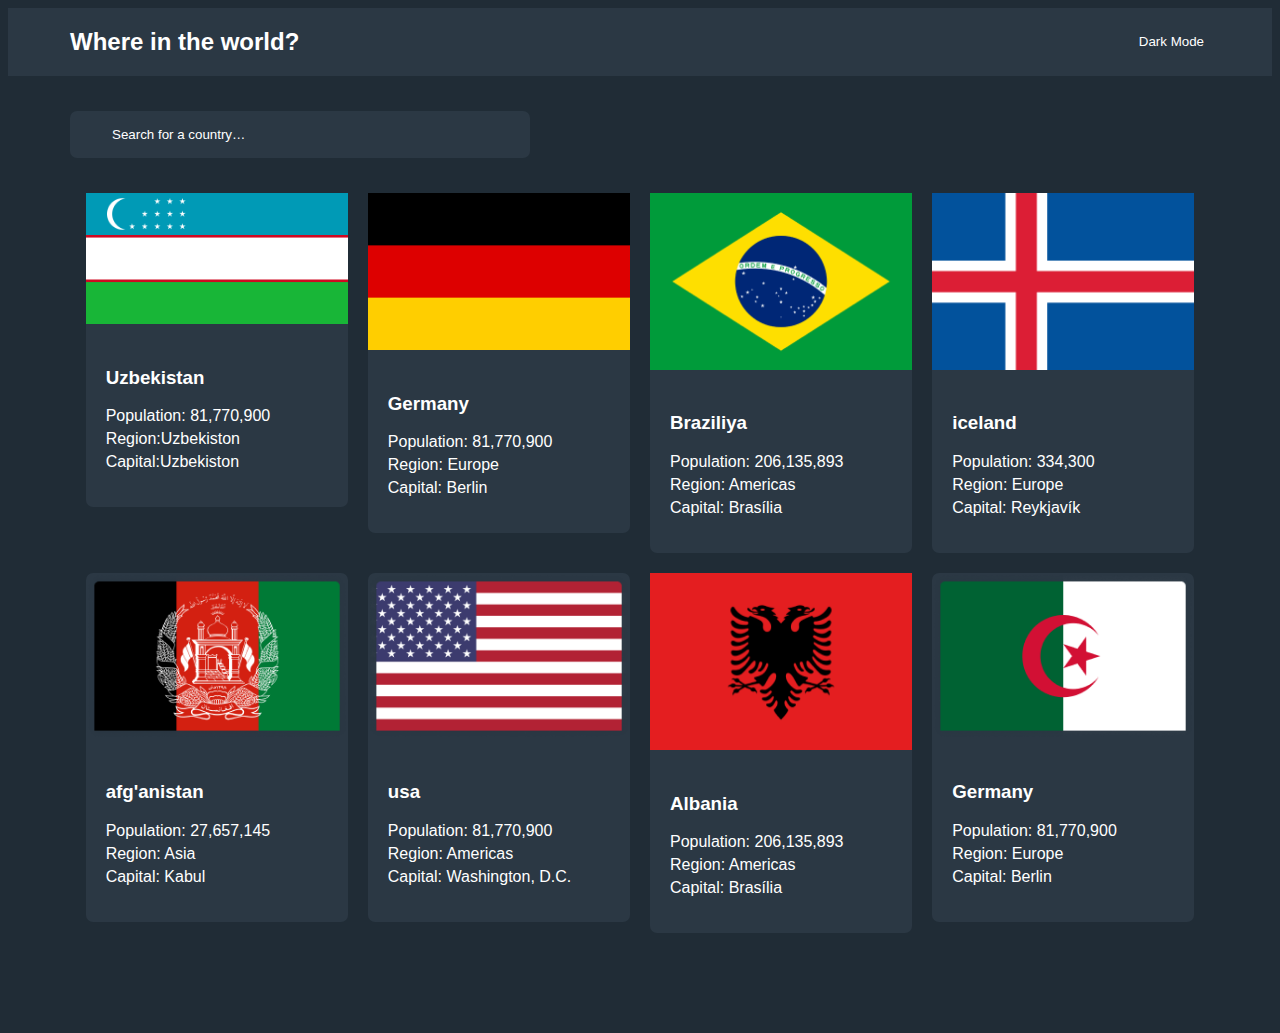
<file: index.html>
<!DOCTYPE html>
<html lang="en">

<head>
    <meta charset="UTF-8">
    <meta name="viewport" content="width=device-width, initial-scale=1.0">
    <!-- Font awesome -->
    <link rel="stylesheet" href="https://cdnjs.cloudflare.com/ajax/libs/font-awesome/6.5.2/css/all.min.css"
        integrity="sha512-SnH5WK+bZxgPHs44uWIX+LLJAJ9/2PkPKZ5QiAj6Ta86w+fsb2TkcmfRyVX3pBnMFcV7oQPJkl9QevSCWr3W6A=="
        crossorigin="anonymous" referrerpolicy="no-referrer" />
    <link rel="stylesheet" href="style.css">
    <title>Countries</title>
</head>

<body>
    <!-- Header -->
    <header>
        <div class="container">
            <h2>Where in the world?</h2>
            <button><i class="fa-solid fa-moon"></i> Dark Mode</button>
        </div>
    </header>

    <!-- Main -->
    <main>
        <div class="container">
            <form>
                <i class="fa-solid fa-magnifying-glass"></i>
                <input type="text" placeholder="Search for a country…">
            </form>

            <div class="countries">
                <a href="./countries/uzbekistan.html">
                    <div class="country">
                        <img src="./images/Uzbekistan.png" alt="germany">
                        <div>
                            <h3>Uzbekistan</h3>
                            <ul>
                                <li>Population: 81,770,900</li>
                                <li>Region:Uzbekiston </li>
                                <li>Capital:Uzbekiston</li>
                            </ul>
                        </div>
                    </div>
                </a>

                <a href="./countries/germaniya.html">
                    <div class="country">
                        <img src="./images/germany.png" alt="germany">
                        <div>
                            <h3>Germany</h3>
                            <ul>
                                <li>Population: 81,770,900</li>
                                <li>Region: Europe</li>
                                <li>Capital: Berlin</li>
                            </ul>
                        </div>
                    </div>
                </a>

                <a href="./countries/braziliya.html">
                    <div class="country">
                        <img src="./images/braziliya.png" alt="braziliya">
                        <div>
                            <h3>Braziliya</h3>
                            <ul>
                                <li>Population: 206,135,893</li>
                                <li>Region: Americas</li>
                                <li>Capital: Brasília</li>
                            </ul>
                        </div>
                    </div>
                </a>

                <a href="./countries/iceland.html">
                    <div class="country">
                        <img src="./images/iceland.png" alt="germany">
                        <div>
                            <h3>iceland</h3>
                            <ul>
                                <li>Population: 334,300</li>
                                <li>Region: Europe</li>
                                <li>Capital: Reykjavík</li>
                            </ul>
                        </div>
                    </div>
                </a>


                <a href="./countries/afg'anistan.html">
                    <div class="country">
                        <img src="./images/afg'anistan.png" alt="germany">
                        <div>
                            <h3>afg'anistan</h3>
                            <ul>
                                <li>Population: 27,657,145</li>
                                <li>Region: Asia</li>
                                <li>Capital: Kabul</li>
                            </ul>
                        </div>
                    </div>
                </a>

                <a href="./countries/usa.html">
                    <div class="country">
                        <img src="./images/usa.png" alt="germany">
                        <div>
                            <h3>usa</h3>
                            <ul>
                                <li>Population: 81,770,900</li>
                                <li>Region: Americas</li>
                                <li>Capital: Washington, D.C.</li>
                            </ul>
                        </div>
                    </div>
                </a>

                <a href="./countries/Albania.html">
                    <div class="country">
                        <img src="./images/Albania.png" alt="germany">
                        <div>
                            <h3>Albania</h3>
                            <ul>
                                <li>Population: 206,135,893</li>
                                <li>Region: Americas</li>
                                <li>Capital: Brasília</li>
                            </ul>
                        </div>
                    </div>
                </a>

                <a href="./countries/algeria.html">
                    <div class="country">
                        <img src="./images/algeria.png" alt="germany">
                        <div>
                            <h3>Germany</h3>
                            <ul>
                                <li>Population: 81,770,900</li>
                                <li>Region: Europe</li>
                                <li>Capital: Berlin</li>
                            </ul>
                        </div>
                    </div>
                </a>
            </div>
        </div>
    </main>
</body>

</html>
</file>
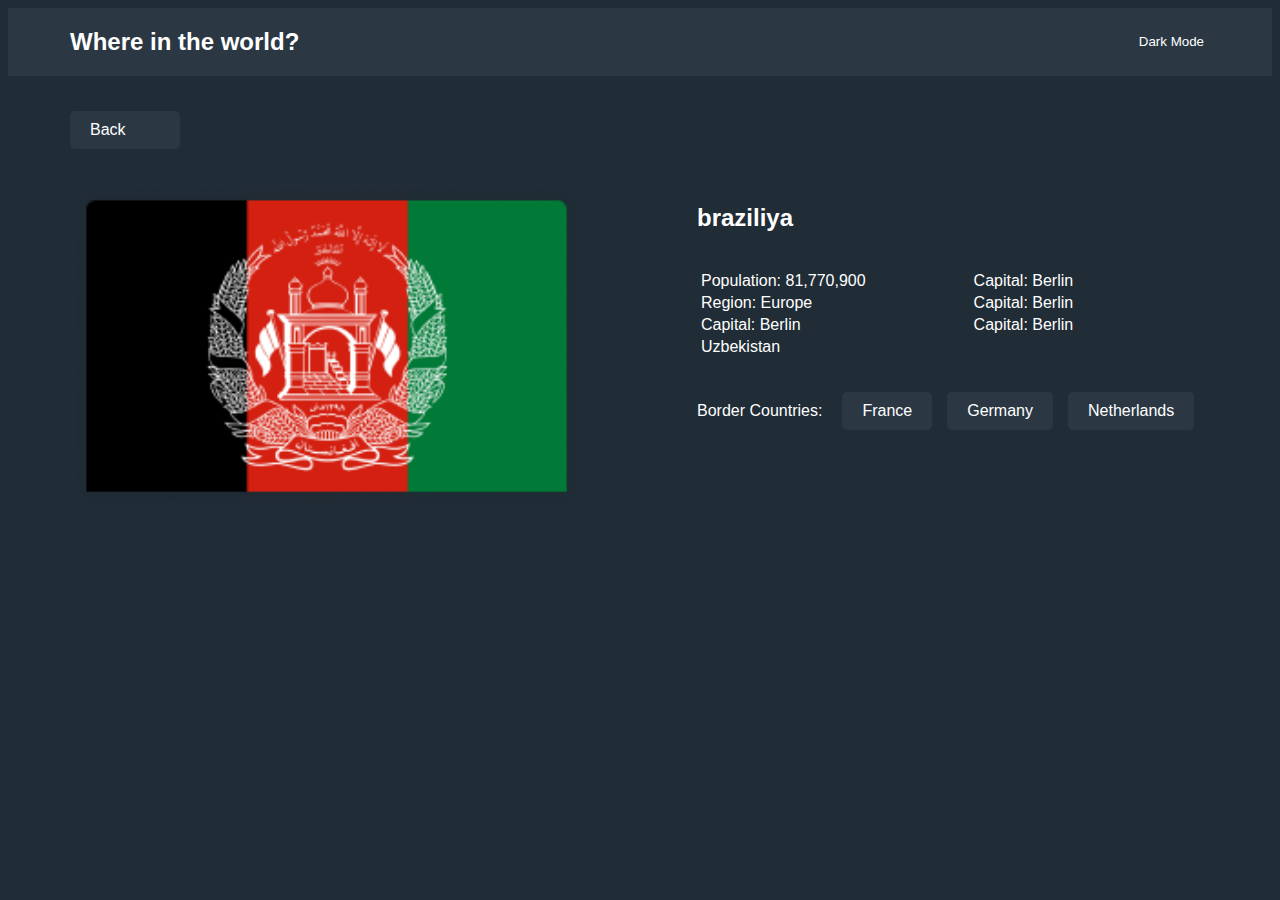
<file: countries/afg'anistan.html>
<!DOCTYPE html>
<html lang="en">

<head>
    <meta charset="UTF-8">
    <meta name="viewport" content="width=device-width, initial-scale=1.0">
    <!-- Font awesome -->
    <link rel="stylesheet" href="https://cdnjs.cloudflare.com/ajax/libs/font-awesome/6.5.2/css/all.min.css"
        integrity="sha512-SnH5WK+bZxgPHs44uWIX+LLJAJ9/2PkPKZ5QiAj6Ta86w+fsb2TkcmfRyVX3pBnMFcV7oQPJkl9QevSCWr3W6A=="
        crossorigin="anonymous" referrerpolicy="no-referrer" />
    <link rel="stylesheet" href="./country.css">
    <title>Germany</title>
</head>

<body>
    <!-- Header -->
    <header>
        <div class="container">
            <h2>Where in the world?</h2>
            <button><i class="fa-solid fa-moon"></i> Dark Mode</button>
        </div>
    </header>

    <!-- Main -->
    <main>
        <div class="container">
            <ul>
                <li class="back-li">
                    <a class="back-btn" href="../index.html">
                        <i class="fa-solid fa-arrow-left"></i> Back
                    </a>
                </li>
            </ul>


            <div class="info">
                <img src="../images/afg'anistan.png" alt="Uzb">
                <div class="right">
                    <h2>braziliya</h2>
                    <div class="content">
                        <ul>
                            <li>Population: 81,770,900</li>
                            <li>Region: Europe</li>
                            <li>Capital: Berlin</li>
                            <li>Uzbekistan</li>
                        </ul>
                        <ul>
                            <li>Capital: Berlin</li>
                            <li>Capital: Berlin</li>
                            <li>Capital: Berlin</li>
                        </ul>
                    </div>
                    <div class="border-box">
                        <p>Border Countries: </p>
                        <ul class="borders">
                            <li>
                                <a href="../countries/france.html">France</a>
                            </li>
                            <li>
                                <a href="../countries/france.html">Germany</a>
                            </li>
                            <li>
                                <a href="../countries/france.html">Netherlands</a>
                            </li>
                        </ul>
                    </div>
                </div>
            </div>
        </div>
    </main>
</body>

</html>
</file>
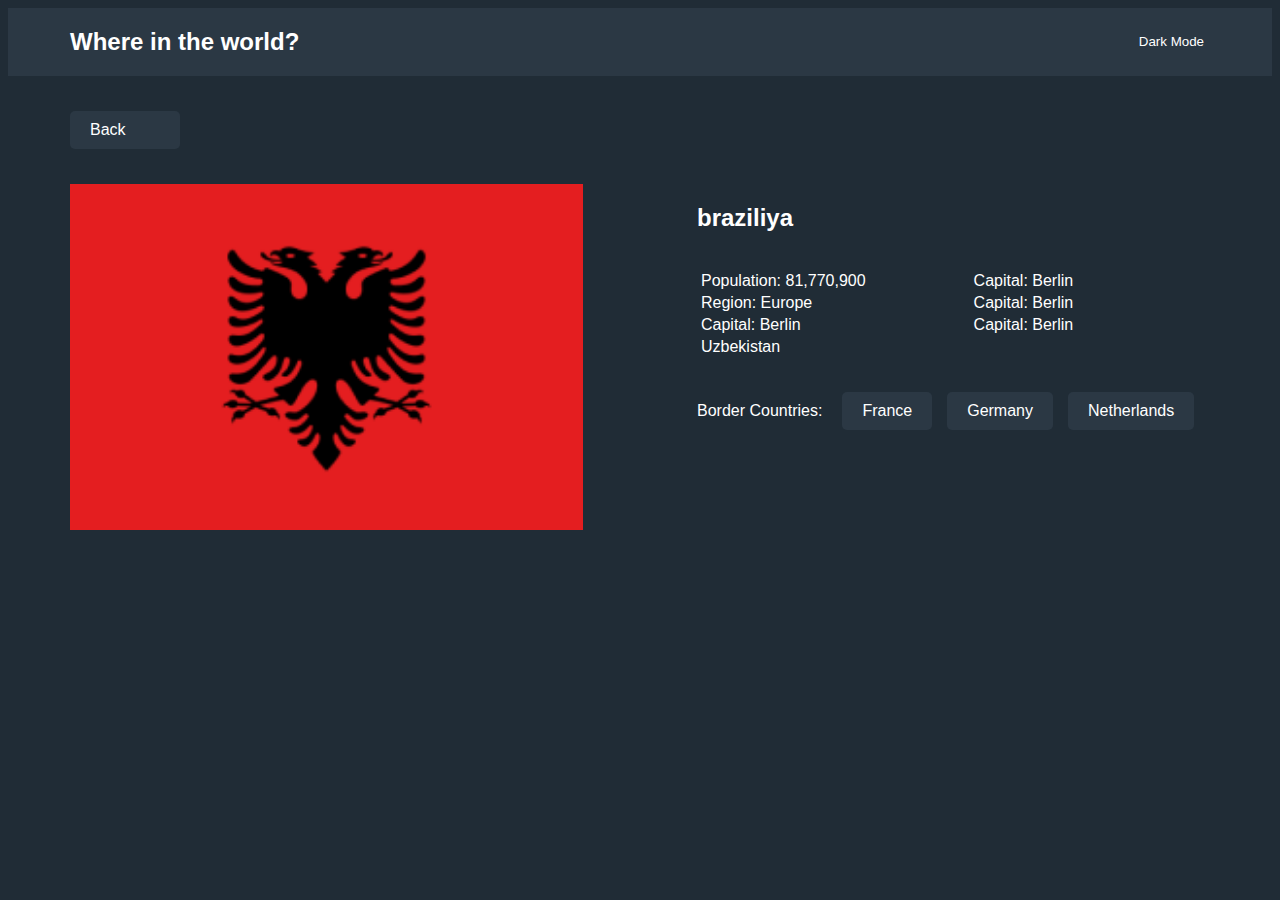
<file: countries/Albania.html>
<!DOCTYPE html>
<html lang="en">

<head>
    <meta charset="UTF-8">
    <meta name="viewport" content="width=device-width, initial-scale=1.0">
    <!-- Font awesome -->
    <link rel="stylesheet" href="https://cdnjs.cloudflare.com/ajax/libs/font-awesome/6.5.2/css/all.min.css"
        integrity="sha512-SnH5WK+bZxgPHs44uWIX+LLJAJ9/2PkPKZ5QiAj6Ta86w+fsb2TkcmfRyVX3pBnMFcV7oQPJkl9QevSCWr3W6A=="
        crossorigin="anonymous" referrerpolicy="no-referrer" />
    <link rel="stylesheet" href="./country.css">
    <title>Germany</title>
</head>

<body>
    <!-- Header -->
    <header>
        <div class="container">
            <h2>Where in the world?</h2>
            <button><i class="fa-solid fa-moon"></i> Dark Mode</button>
        </div>
    </header>

    <!-- Main -->
    <main>
        <div class="container">
            <ul>
                <li class="back-li">
                    <a class="back-btn" href="../index.html">
                        <i class="fa-solid fa-arrow-left"></i> Back
                    </a>
                </li>
            </ul>


            <div class="info">
                <img src="../images/Albania.png" alt="Uzb">
                <div class="right">
                    <h2>braziliya</h2>
                    <div class="content">
                        <ul>
                            <li>Population: 81,770,900</li>
                            <li>Region: Europe</li>
                            <li>Capital: Berlin</li>
                            <li>Uzbekistan</li>
                        </ul>
                        <ul>
                            <li>Capital: Berlin</li>
                            <li>Capital: Berlin</li>
                            <li>Capital: Berlin</li>
                        </ul>
                    </div>
                    <div class="border-box">
                        <p>Border Countries: </p>
                        <ul class="borders">
                            <li>
                                <a href="../countries/france.html">France</a>
                            </li>
                            <li>
                                <a href="../countries/france.html">Germany</a>
                            </li>
                            <li>
                                <a href="../countries/france.html">Netherlands</a>
                            </li>
                        </ul>
                    </div>
                </div>
            </div>
        </div>
    </main>
</body>

</html>
</file>
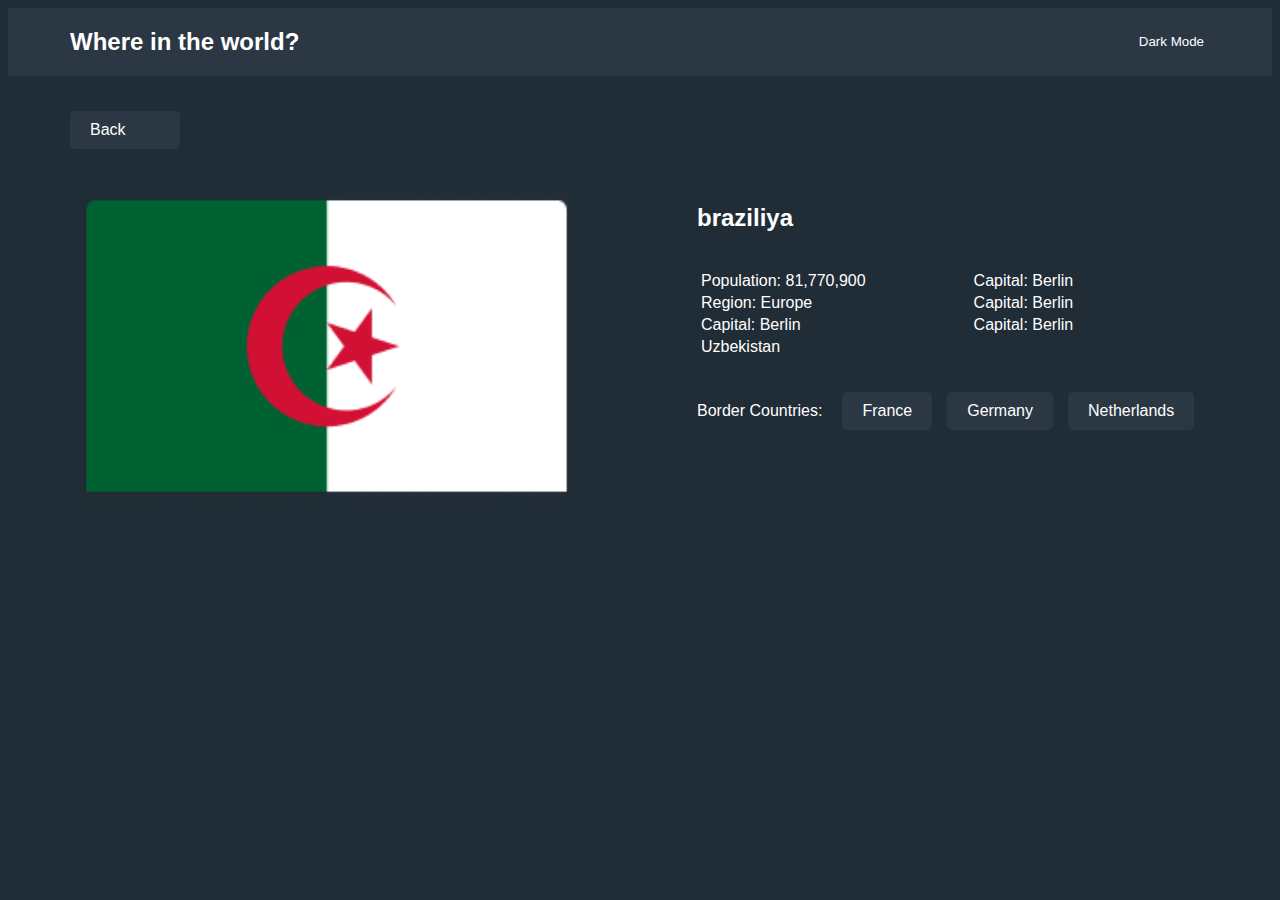
<file: countries/algeria.html>
<!DOCTYPE html>
<html lang="en">

<head>
    <meta charset="UTF-8">
    <meta name="viewport" content="width=device-width, initial-scale=1.0">
    <!-- Font awesome -->
    <link rel="stylesheet" href="https://cdnjs.cloudflare.com/ajax/libs/font-awesome/6.5.2/css/all.min.css"
        integrity="sha512-SnH5WK+bZxgPHs44uWIX+LLJAJ9/2PkPKZ5QiAj6Ta86w+fsb2TkcmfRyVX3pBnMFcV7oQPJkl9QevSCWr3W6A=="
        crossorigin="anonymous" referrerpolicy="no-referrer" />
    <link rel="stylesheet" href="./country.css">
    <title>Germany</title>
</head>

<body>
    <!-- Header -->
    <header>
        <div class="container">
            <h2>Where in the world?</h2>
            <button><i class="fa-solid fa-moon"></i> Dark Mode</button>
        </div>
    </header>

    <!-- Main -->
    <main>
        <div class="container">
            <ul>
                <li class="back-li">
                    <a class="back-btn" href="../index.html">
                        <i class="fa-solid fa-arrow-left"></i> Back
                    </a>
                </li>
            </ul>


            <div class="info">
                <img src="../images/algeria.png" alt="Uzb">
                <div class="right">
                    <h2>braziliya</h2>
                    <div class="content">
                        <ul>
                            <li>Population: 81,770,900</li>
                            <li>Region: Europe</li>
                            <li>Capital: Berlin</li>
                            <li>Uzbekistan</li>
                        </ul>
                        <ul>
                            <li>Capital: Berlin</li>
                            <li>Capital: Berlin</li>
                            <li>Capital: Berlin</li>
                        </ul>
                    </div>
                    <div class="border-box">
                        <p>Border Countries: </p>
                        <ul class="borders">
                            <li>
                                <a href="../countries/france.html">France</a>
                            </li>
                            <li>
                                <a href="../countries/france.html">Germany</a>
                            </li>
                            <li>
                                <a href="../countries/france.html">Netherlands</a>
                            </li>
                        </ul>
                    </div>
                </div>
            </div>
        </div>
    </main>
</body>

</html>
</file>
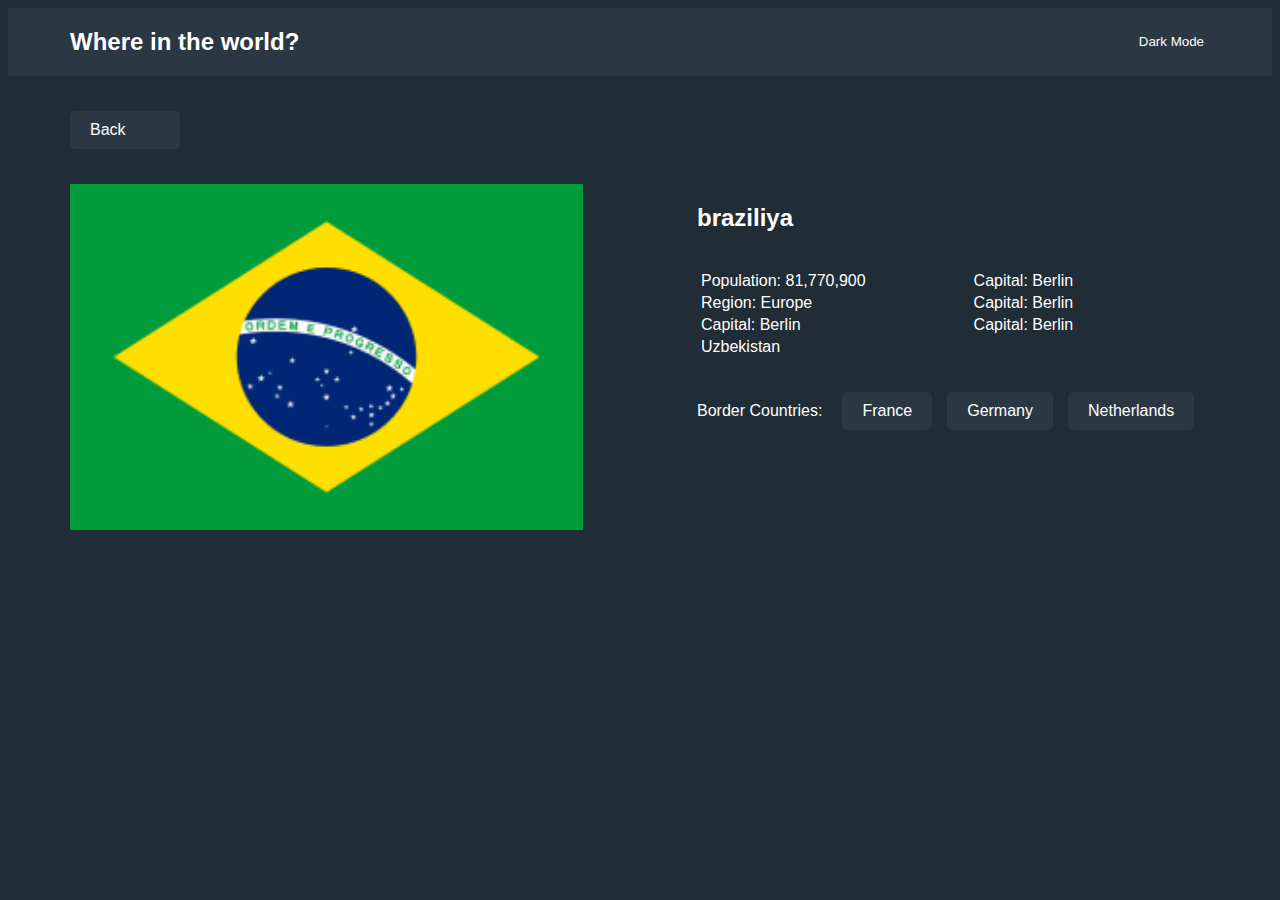
<file: countries/braziliya.html>
<!DOCTYPE html>
<html lang="en">

<head>
    <meta charset="UTF-8">
    <meta name="viewport" content="width=device-width, initial-scale=1.0">
    <!-- Font awesome -->
    <link rel="stylesheet" href="https://cdnjs.cloudflare.com/ajax/libs/font-awesome/6.5.2/css/all.min.css"
        integrity="sha512-SnH5WK+bZxgPHs44uWIX+LLJAJ9/2PkPKZ5QiAj6Ta86w+fsb2TkcmfRyVX3pBnMFcV7oQPJkl9QevSCWr3W6A=="
        crossorigin="anonymous" referrerpolicy="no-referrer" />
    <link rel="stylesheet" href="./country.css">
    <title>Germany</title>
</head>

<body>
    <!-- Header -->
    <header>
        <div class="container">
            <h2>Where in the world?</h2>
            <button><i class="fa-solid fa-moon"></i> Dark Mode</button>
        </div>
    </header>

    <!-- Main -->
    <main>
        <div class="container">
            <ul>
                <li class="back-li">
                    <a class="back-btn" href="../index.html">
                        <i class="fa-solid fa-arrow-left"></i> Back
                    </a>
                </li>
            </ul>


            <div class="info">
                <img src="../images/braziliya.png" alt="Uzb">
                <div class="right">
                    <h2>braziliya</h2>
                    <div class="content">
                        <ul>
                            <li>Population: 81,770,900</li>
                            <li>Region: Europe</li>
                            <li>Capital: Berlin</li>
                            <li>Uzbekistan</li>
                        </ul>
                        <ul>
                            <li>Capital: Berlin</li>
                            <li>Capital: Berlin</li>
                            <li>Capital: Berlin</li>
                        </ul>
                    </div>
                    <div class="border-box">
                        <p>Border Countries: </p>
                        <ul class="borders">
                            <li>
                                <a href="../countries/france.html">France</a>
                            </li>
                            <li>
                                <a href="../countries/france.html">Germany</a>
                            </li>
                            <li>
                                <a href="../countries/france.html">Netherlands</a>
                            </li>
                        </ul>
                    </div>
                </div>
            </div>
        </div>
    </main>
</body>

</html>
</file>
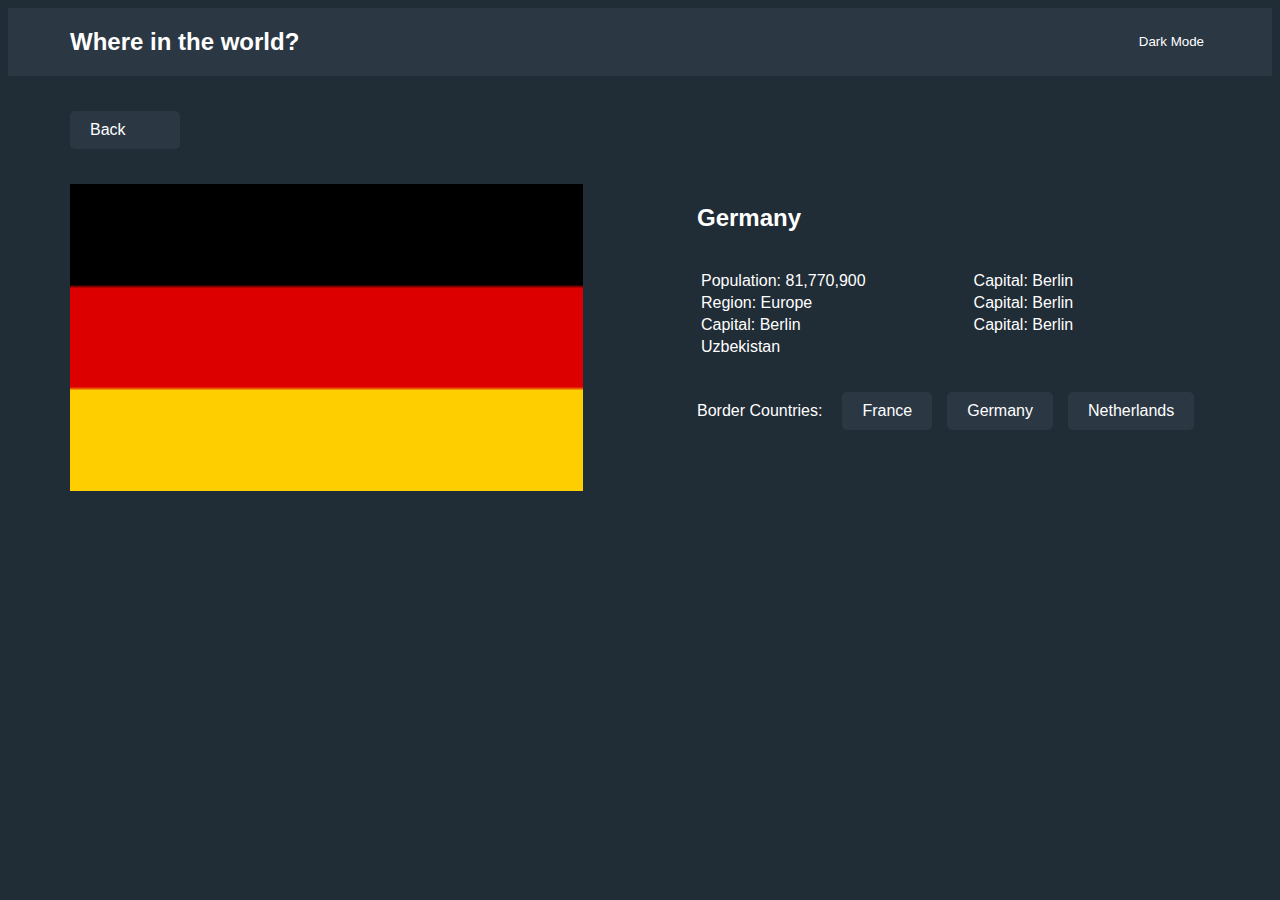
<file: countries/germaniya.html>
<!DOCTYPE html>
<html lang="en">

<head>
    <meta charset="UTF-8">
    <meta name="viewport" content="width=device-width, initial-scale=1.0">
    <!-- Font awesome -->
    <link rel="stylesheet" href="https://cdnjs.cloudflare.com/ajax/libs/font-awesome/6.5.2/css/all.min.css"
        integrity="sha512-SnH5WK+bZxgPHs44uWIX+LLJAJ9/2PkPKZ5QiAj6Ta86w+fsb2TkcmfRyVX3pBnMFcV7oQPJkl9QevSCWr3W6A=="
        crossorigin="anonymous" referrerpolicy="no-referrer" />
    <link rel="stylesheet" href="./country.css">
    <title>Germany</title>
</head>

<body>
    <!-- Header -->
    <header>
        <div class="container">
            <h2>Where in the world?</h2>
            <button><i class="fa-solid fa-moon"></i> Dark Mode</button>
        </div>
    </header>

    <!-- Main -->
    <main>
        <div class="container">
            <ul>
                <li class="back-li">
                    <a class="back-btn" href="../index.html">
                        <i class="fa-solid fa-arrow-left"></i> Back
                    </a>
                </li>
            </ul>


            <div class="info">
                <img src="../images/germany.png" alt="Uzb">
                <div class="right">
                    <h2>Germany</h2>
                    <div class="content">
                        <ul>
                            <li>Population: 81,770,900</li>
                            <li>Region: Europe</li>
                            <li>Capital: Berlin</li>
                            <li>Uzbekistan</li>
                        </ul>
                        <ul>
                            <li>Capital: Berlin</li>
                            <li>Capital: Berlin</li>
                            <li>Capital: Berlin</li>
                        </ul>
                    </div>
                    <div class="border-box">
                        <p>Border Countries: </p>
                        <ul class="borders">
                            <li>
                                <a href="../countries/france.html">France</a>
                            </li>
                            <li>
                                <a href="../countries/france.html">Germany</a>
                            </li>
                            <li>
                                <a href="../countries/france.html">Netherlands</a>
                            </li>
                        </ul>
                    </div>
                </div>
            </div>
        </div>
    </main>
</body>

</html>
</file>
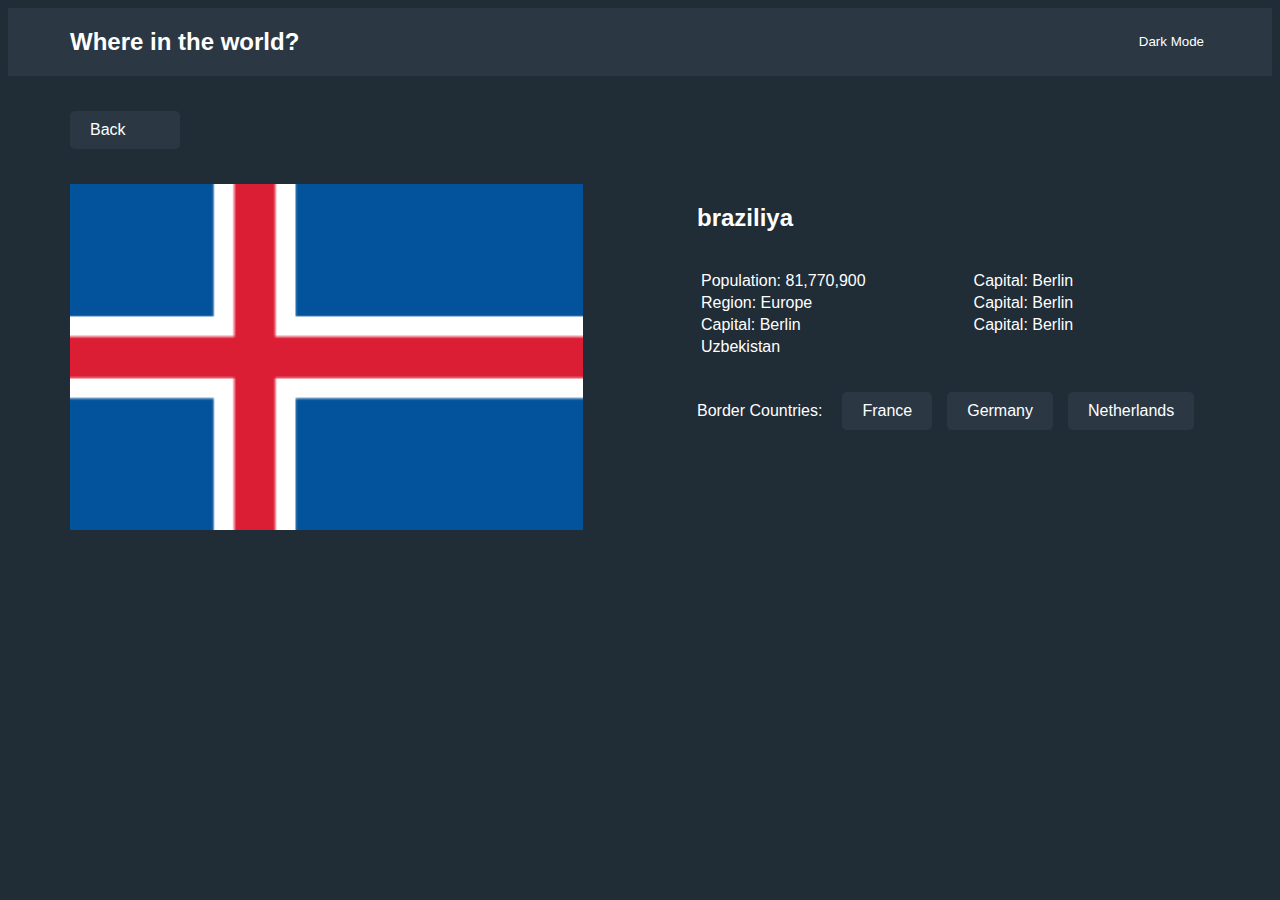
<file: countries/iceland.html>
<!DOCTYPE html>
<html lang="en">

<head>
    <meta charset="UTF-8">
    <meta name="viewport" content="width=device-width, initial-scale=1.0">
    <!-- Font awesome -->
    <link rel="stylesheet" href="https://cdnjs.cloudflare.com/ajax/libs/font-awesome/6.5.2/css/all.min.css"
        integrity="sha512-SnH5WK+bZxgPHs44uWIX+LLJAJ9/2PkPKZ5QiAj6Ta86w+fsb2TkcmfRyVX3pBnMFcV7oQPJkl9QevSCWr3W6A=="
        crossorigin="anonymous" referrerpolicy="no-referrer" />
    <link rel="stylesheet" href="./country.css">
    <title>Germany</title>
</head>

<body>
    <!-- Header -->
    <header>
        <div class="container">
            <h2>Where in the world?</h2>
            <button><i class="fa-solid fa-moon"></i> Dark Mode</button>
        </div>
    </header>

    <!-- Main -->
    <main>
        <div class="container">
            <ul>
                <li class="back-li">
                    <a class="back-btn" href="../index.html">
                        <i class="fa-solid fa-arrow-left"></i> Back
                    </a>
                </li>
            </ul>


            <div class="info">
                <img src="../images/iceland.png" alt="Uzb">
                <div class="right">
                    <h2>braziliya</h2>
                    <div class="content">
                        <ul>
                            <li>Population: 81,770,900</li>
                            <li>Region: Europe</li>
                            <li>Capital: Berlin</li>
                            <li>Uzbekistan</li>
                        </ul>
                        <ul>
                            <li>Capital: Berlin</li>
                            <li>Capital: Berlin</li>
                            <li>Capital: Berlin</li>
                        </ul>
                    </div>
                    <div class="border-box">
                        <p>Border Countries: </p>
                        <ul class="borders">
                            <li>
                                <a href="../countries/france.html">France</a>
                            </li>
                            <li>
                                <a href="../countries/france.html">Germany</a>
                            </li>
                            <li>
                                <a href="../countries/france.html">Netherlands</a>
                            </li>
                        </ul>
                    </div>
                </div>
            </div>
        </div>
    </main>
</body>

</html>
</file>
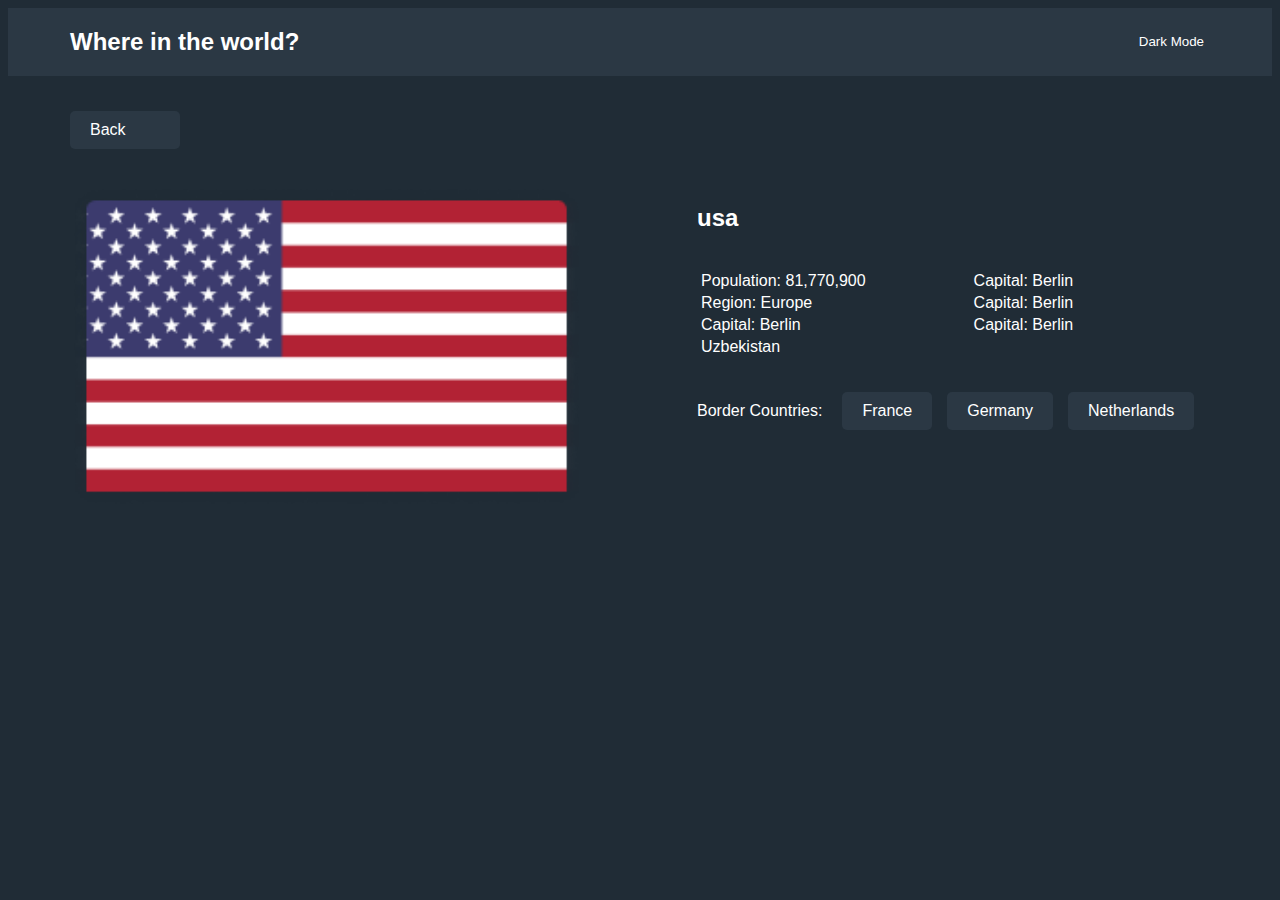
<file: countries/usa.html>
<!DOCTYPE html>
<html lang="en">

<head>
    <meta charset="UTF-8">
    <meta name="viewport" content="width=device-width, initial-scale=1.0">
    <!-- Font awesome -->
    <link rel="stylesheet" href="https://cdnjs.cloudflare.com/ajax/libs/font-awesome/6.5.2/css/all.min.css"
        integrity="sha512-SnH5WK+bZxgPHs44uWIX+LLJAJ9/2PkPKZ5QiAj6Ta86w+fsb2TkcmfRyVX3pBnMFcV7oQPJkl9QevSCWr3W6A=="
        crossorigin="anonymous" referrerpolicy="no-referrer" />
    <link rel="stylesheet" href="./country.css">
    <title>Germany</title>
</head>

<body>
    <!-- Header -->
    <header>
        <div class="container">
            <h2>Where in the world?</h2>
            <button><i class="fa-solid fa-moon"></i> Dark Mode</button>
        </div>
    </header>

    <!-- Main -->
    <main>
        <div class="container">
            <ul>
                <li class="back-li">
                    <a class="back-btn" href="../index.html">
                        <i class="fa-solid fa-arrow-left"></i> Back
                    </a>
                </li>
            </ul>


            <div class="info">
                <img src="../images/usa.png" alt="Uzb">
                <div class="right">
                    <h2>usa</h2>
                    <div class="content">
                        <ul>
                            <li>Population: 81,770,900</li>
                            <li>Region: Europe</li>
                            <li>Capital: Berlin</li>
                            <li>Uzbekistan</li>
                        </ul>
                        <ul>
                            <li>Capital: Berlin</li>
                            <li>Capital: Berlin</li>
                            <li>Capital: Berlin</li>
                        </ul>
                    </div>
                    <div class="border-box">
                        <p>Border Countries: </p>
                        <ul class="borders">
                            <li>
                                <a href="../countries/france.html">France</a>
                            </li>
                            <li>
                                <a href="../countries/france.html">Germany</a>
                            </li>
                            <li>
                                <a href="../countries/france.html">Netherlands</a>
                            </li>
                        </ul>
                    </div>
                </div>
            </div>
        </div>
    </main>
</body>

</html>
</file>
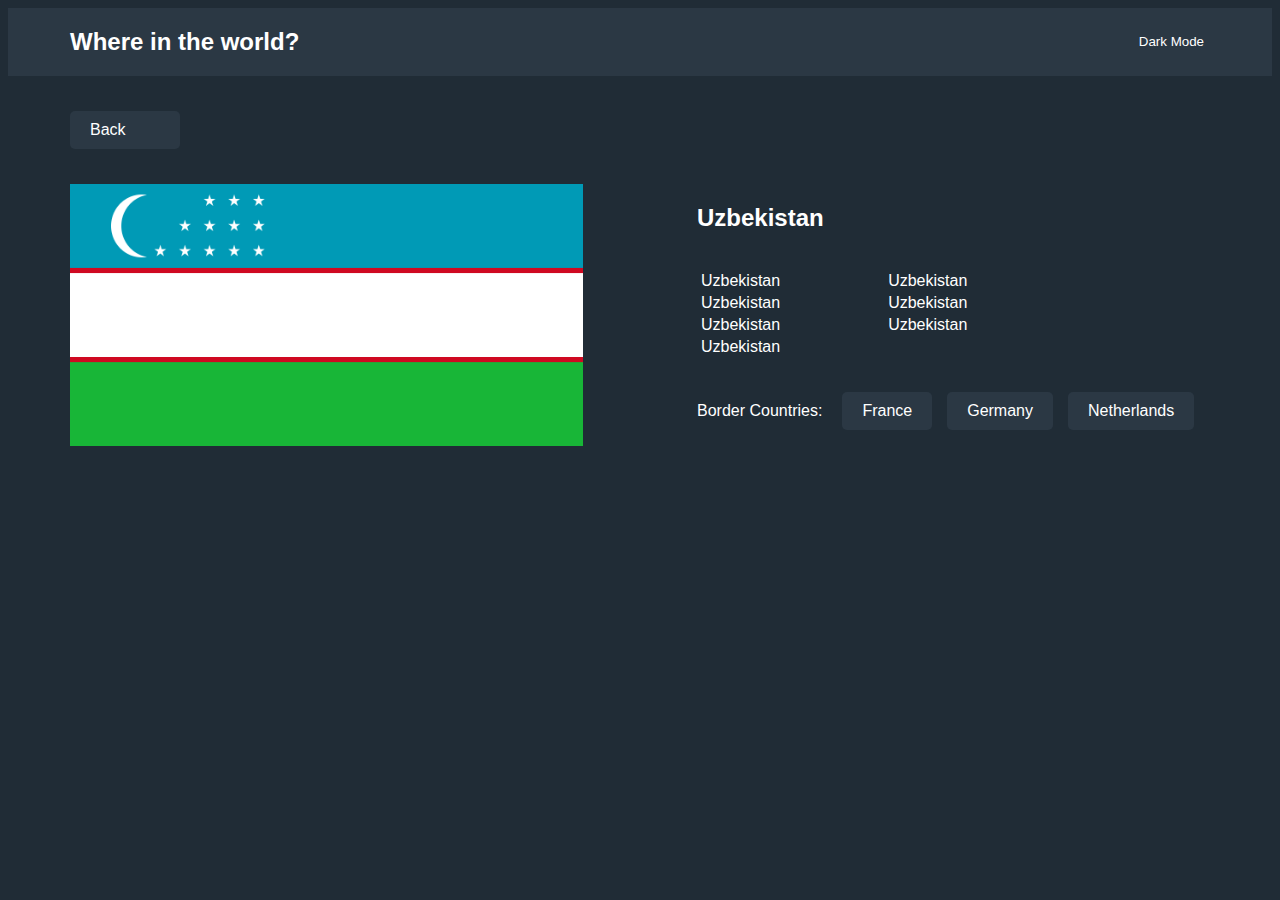
<file: countries/uzbekistan.html>
<!DOCTYPE html>
<html lang="en">

<head>
    <meta charset="UTF-8">
    <meta name="viewport" content="width=device-width, initial-scale=1.0">
    <!-- Font awesome -->
    <link rel="stylesheet" href="https://cdnjs.cloudflare.com/ajax/libs/font-awesome/6.5.2/css/all.min.css"
        integrity="sha512-SnH5WK+bZxgPHs44uWIX+LLJAJ9/2PkPKZ5QiAj6Ta86w+fsb2TkcmfRyVX3pBnMFcV7oQPJkl9QevSCWr3W6A=="
        crossorigin="anonymous" referrerpolicy="no-referrer" />
    <link rel="stylesheet" href="./country.css">
    <title>Germany</title>
</head>

<body>
    <!-- Header -->
    <header>
        <div class="container">
            <h2>Where in the world?</h2>
            <button><i class="fa-solid fa-moon"></i> Dark Mode</button>
        </div>
    </header>

    <!-- Main -->
    <main>
        <div class="container">
            <ul>
                <li class="back-li">
                    <a class="back-btn" href="../index.html">
                        <i class="fa-solid fa-arrow-left"></i> Back
                    </a>
                </li>
            </ul>


            <div class="info">
                <img src="../images/Uzbekistan.png" alt="Uzb">
                <div class="right">
                    <h2>Uzbekistan</h2>
                    <div class="content">
                        <ul>
                            <li>Uzbekistan</li>
                            <li>Uzbekistan</li>
                            <li>Uzbekistan</li>
                            <li>Uzbekistan</li>
                        </ul>
                        <ul>
                            <li>Uzbekistan</li>
                            <li>Uzbekistan</li>
                            <li>Uzbekistan</li>
                        </ul>
                    </div>
                    <div class="border-box">
                        <p>Border Countries: </p>
                        <ul class="borders">
                            <li>
                                <a href="../countries/france.html"> France</a>
                            </li>
                            <li>
                                <a href="../countries/france.html">Germany</a>
                            </li>
                            <li>
                                <a href="../countries/france.html">Netherlands</a>
                            </li>
                        </ul>
                    </div>
                </div>
            </div>
        </div>
    </main>
</body>

</html>
</file>
<file: style.css>
/* Universal styles */
body {
    background-color: #202C36;
    color: white;
    font-family: Arial, Helvetica, sans-serif;
}

ul {
    list-style: none;
    padding-left: 0;
}

img {
    width: 100%;
}

.container {
    max-width: 1140px;
    margin: 0 auto;
}

::placeholder {
    color: white;
}

a {
    text-decoration: none;
    color: white;
}

/* Header styles */
header {
    background-color: #2B3844;
}

header .container {
    display: flex;
    align-items: center;
    justify-content: space-between;
}

header button {
    background-color: transparent;
    color: white;
    border: none;
}

header i {
    margin-right: 5px;
}

/* Main */
main {
    margin-bottom: 100px;
}

main form {
    background-color: #2B3844;
    margin: 35px 0;
    max-width: 400px;
    padding: 15px 30px;
    border-radius: 7px;
    display: flex;
}

main input {
    background-color: transparent;
    border: none;
    width: 100%;
    color: white;
}

main i {
    margin-right: 10px;
}

main .countries {
    display: flex;
    flex-wrap: wrap;
    justify-content: center;
    gap: 20px;
}

main .countries a {
    width: 23%;
}

main .countries a:hover {
    transform: scale(1.05);
}

main .country {
    background-color: #2B3844;
    border-radius: 7px;
}

main .country li {
    margin: 5px 0;
}

main .country div {
    padding: 20px;
}

@media (max-width: 1200px) {
    main .countries a {
        width: 31%;
    }
}

@media (max-width: 768px) {
    main .countries a {
        width: 47%;
    }
}

@media (max-width: 576px) {
    header  {
        padding-bottom: 20px;
    }

    header .container {
        flex-direction: column;
    }

    main form {
        margin-left: auto;
        margin-right: auto;
    }

    main .countries a {
        width: 90%;
    }
}
</file>
<file: countries/country.css>
/* Universal styles */
body {
    background-color: #202C36;
    color: white;
    font-family: Arial, Helvetica, sans-serif;
}

ul {
    list-style: none;
    padding-left: 0;
}

img {
    width: 100%;
}

.container {
    max-width: 1140px;
    margin: 0 auto;
}

::placeholder {
    color: white;
}

a {
    text-decoration: none;
    color: white;
}

/* Header styles */
header {
    background-color: #2B3844;
}

header .container {
    display: flex;
    align-items: center;
    justify-content: space-between;
}

header button {
    background-color: transparent;
    color: white;
    border: none;
}

header i {
    margin-right: 5px;
}

/* Main */
main ul .back-li {
    background-color: #2B3844;
    width: 70px;
    padding: 10px 20px;
    margin: 35px 0;
    border-radius: 5px;
}

main .info {
    display: flex;
    justify-content: space-between;
}

main img, main .right {
    width: 45%;
}

main .content {
    display: flex;
    gap: 100px;
}

main .content li {
    margin: 4px;
}

main .borders {
    display: flex;
    gap: 15px;
} 

main .borders li {
    background-color: #2B3844;
    padding: 10px 20px;
    border-radius: 5px;
}

main .border-box {
    display: flex;
    align-items: center;
    gap: 20px;
}

@media (max-width: 992px) {
    main .info {
        flex-direction: column;
        align-items: center;
        gap: 70px;
    }

    main .content {
        gap: 0px;
        justify-content: space-between;
    }
}

@media (max-width: 768px) {
    header  {
        padding-bottom: 20px;
    }

    header .container {
        flex-direction: column;
    }

    main ul .back-li {
        margin: 35px auto;
    }

    main h2 {
        text-align: center;
    }

    main .content {
        flex-direction: column;
        align-items: center;
    }

    main .border-box {
        flex-direction: column;
        gap: 0px;
    }
}
</file>
